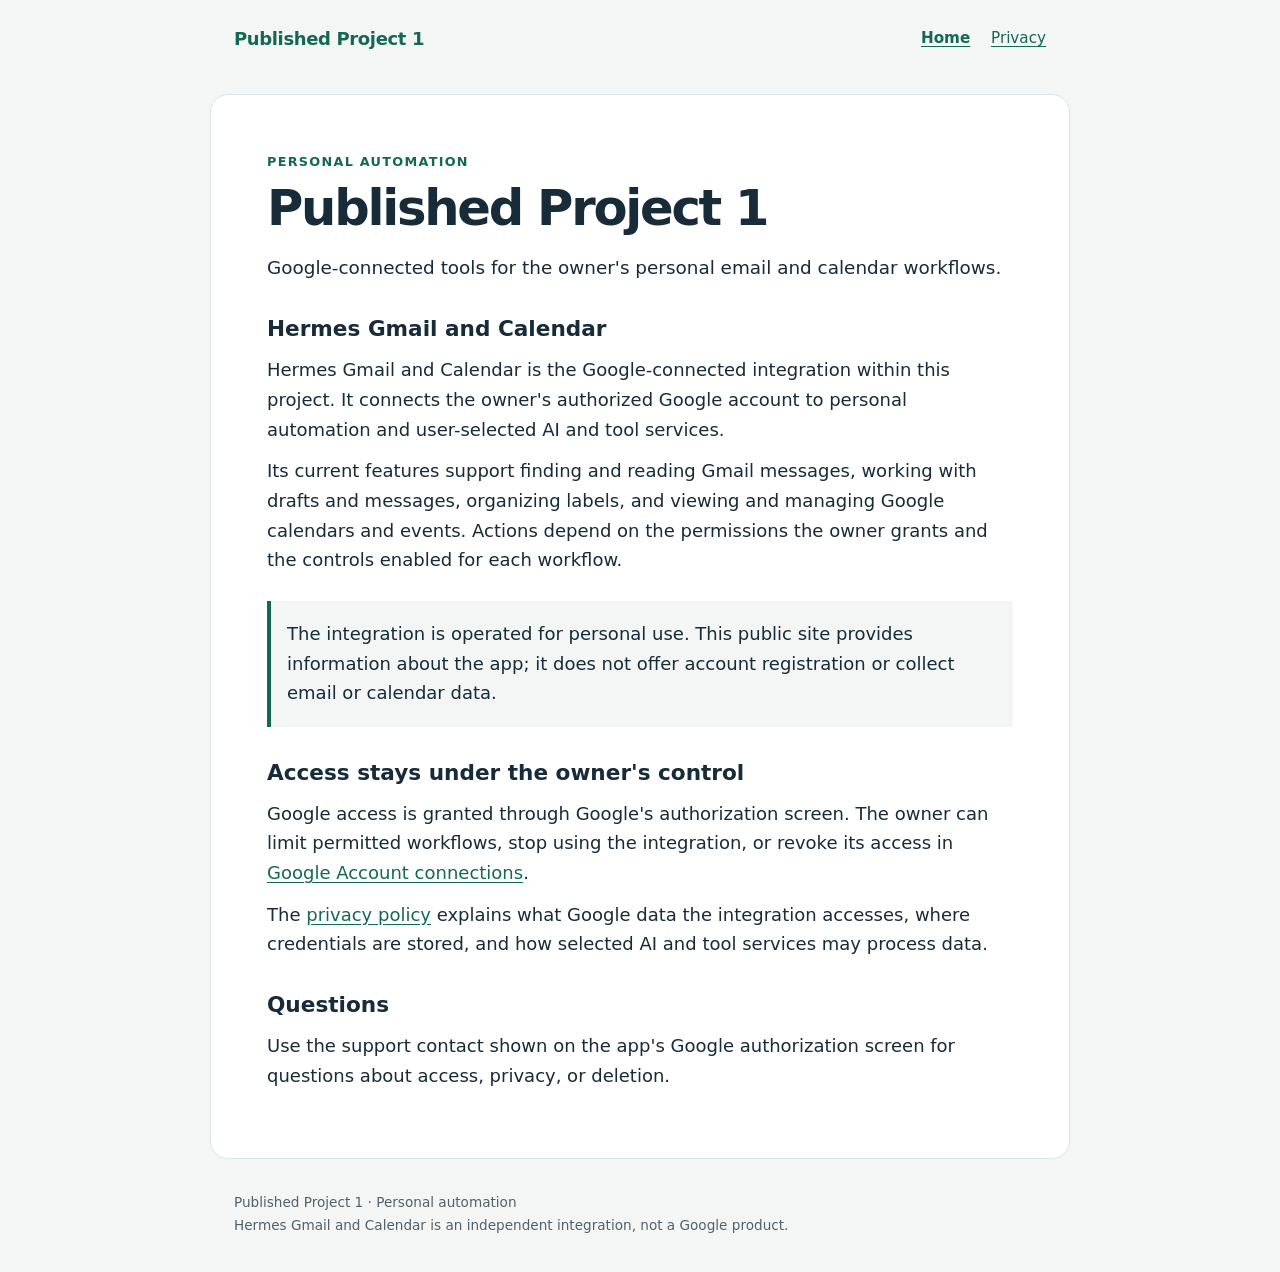
<file: index.html>
<!doctype html>
<html lang="en">
<head>
<meta charset="utf-8">
<meta name="viewport" content="width=device-width, initial-scale=1">
<meta name="description" content="Personal Gmail and Google Calendar automation, under the owner's control.">
<title>Personal Google-connected automation | Published Project 1</title>
<link rel="stylesheet" href="styles.css">
</head>
<body>
<a class="skip" href="#main">Skip to content</a>
<header>
<a class="brand" href="./">Published Project 1</a>
<nav aria-label="Main navigation"><a href="./" aria-current="page">Home</a><a href="privacy.html">Privacy</a></nav>
</header>
<main id="main">
<p class="eyebrow">Personal automation</p>
<h1>Published Project 1</h1>
<p class="lead">Google-connected tools for the owner's personal email and calendar workflows.</p>
<h2>Hermes Gmail and Calendar</h2>
<p>Hermes Gmail and Calendar is the Google-connected integration within this project. It connects the owner's authorized Google account to personal automation and user-selected AI and tool services.</p>
<p>Its current features support finding and reading Gmail messages, working with drafts and messages, organizing labels, and viewing and managing Google calendars and events. Actions depend on the permissions the owner grants and the controls enabled for each workflow.</p>
<div class="note"><p>The integration is operated for personal use. This public site provides information about the app; it does not offer account registration or collect email or calendar data.</p></div>
<h2>Access stays under the owner's control</h2>
<p>Google access is granted through Google's authorization screen. The owner can limit permitted workflows, stop using the integration, or revoke its access in <a href="https://myaccount.google.com/connections">Google Account connections</a>.</p>
<p>The <a href="privacy.html">privacy policy</a> explains what Google data the integration accesses, where credentials are stored, and how selected AI and tool services may process data.</p>
<h2>Questions</h2>
<p>Use the support contact shown on the app's Google authorization screen for questions about access, privacy, or deletion.</p>
</main>
<footer><p>Published Project 1 · Personal automation<br>Hermes Gmail and Calendar is an independent integration, not a Google product.</p></footer>
</body>
</html>
</file>
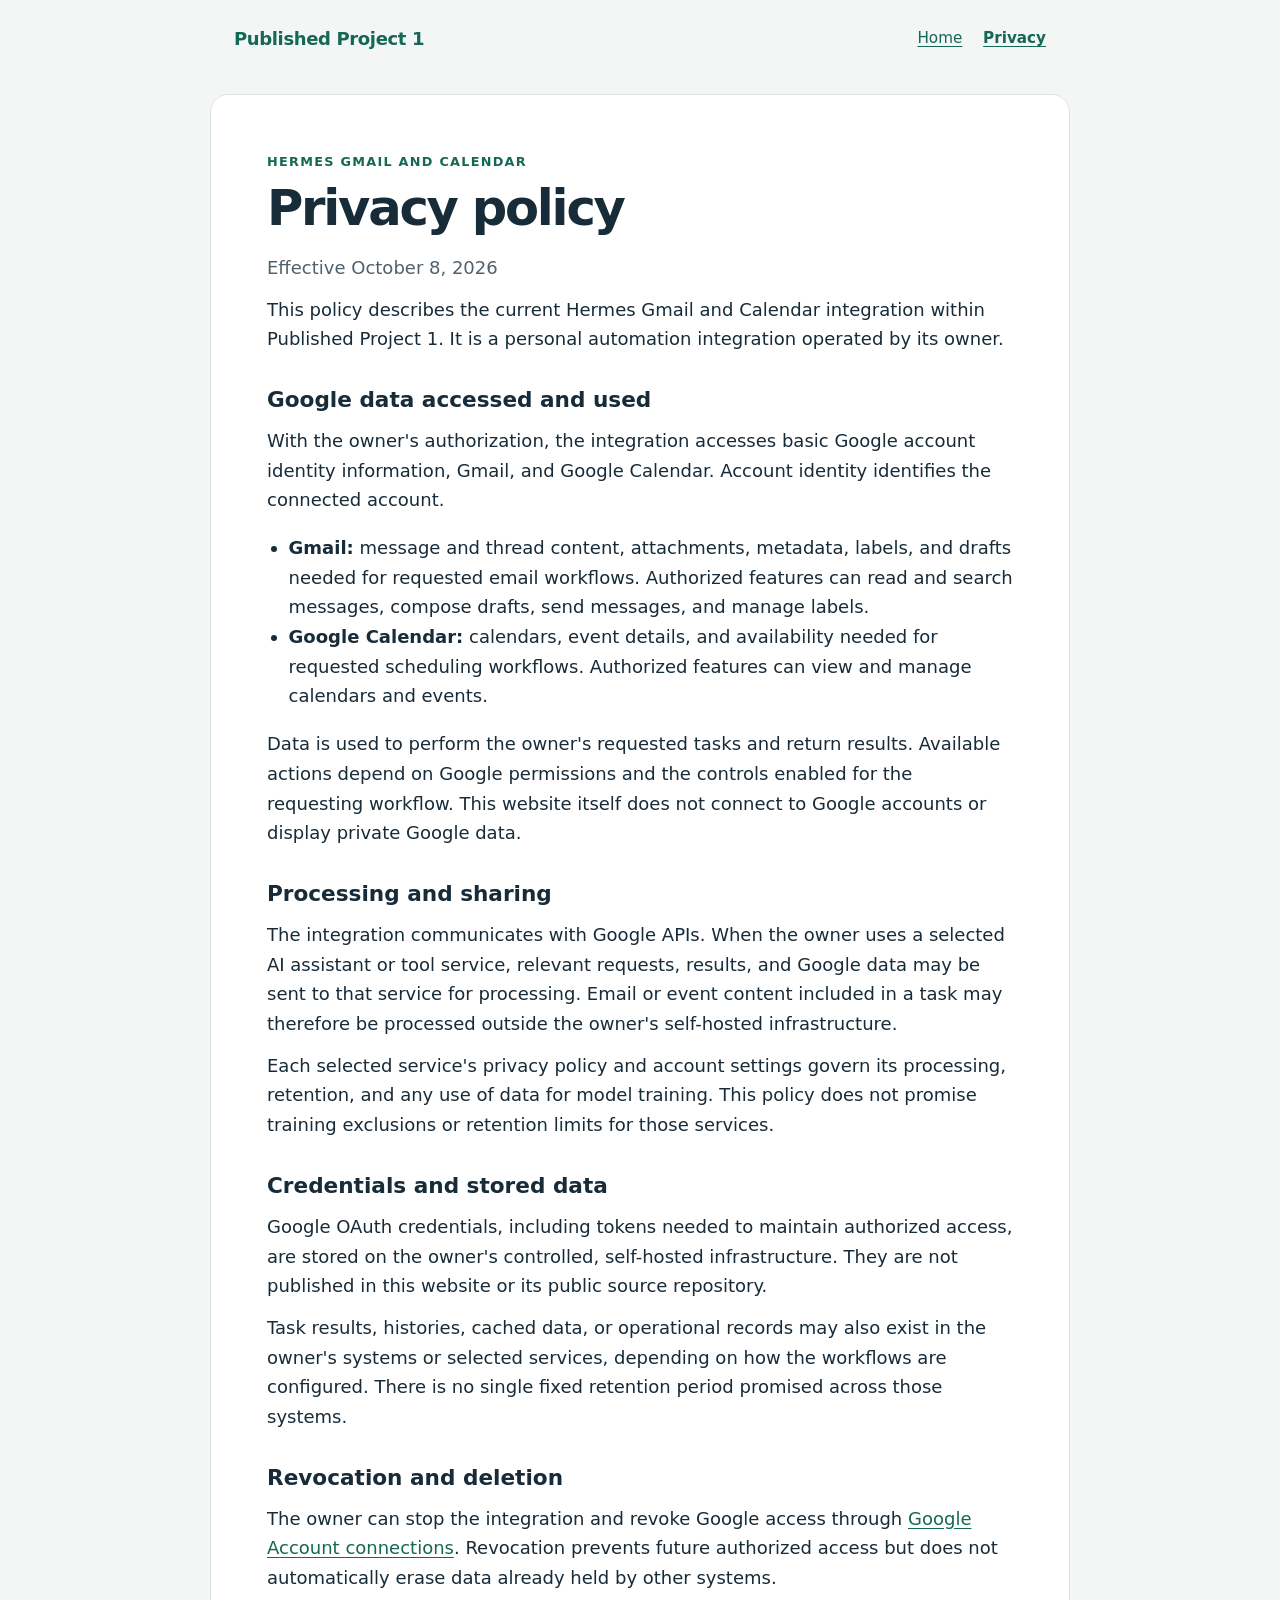
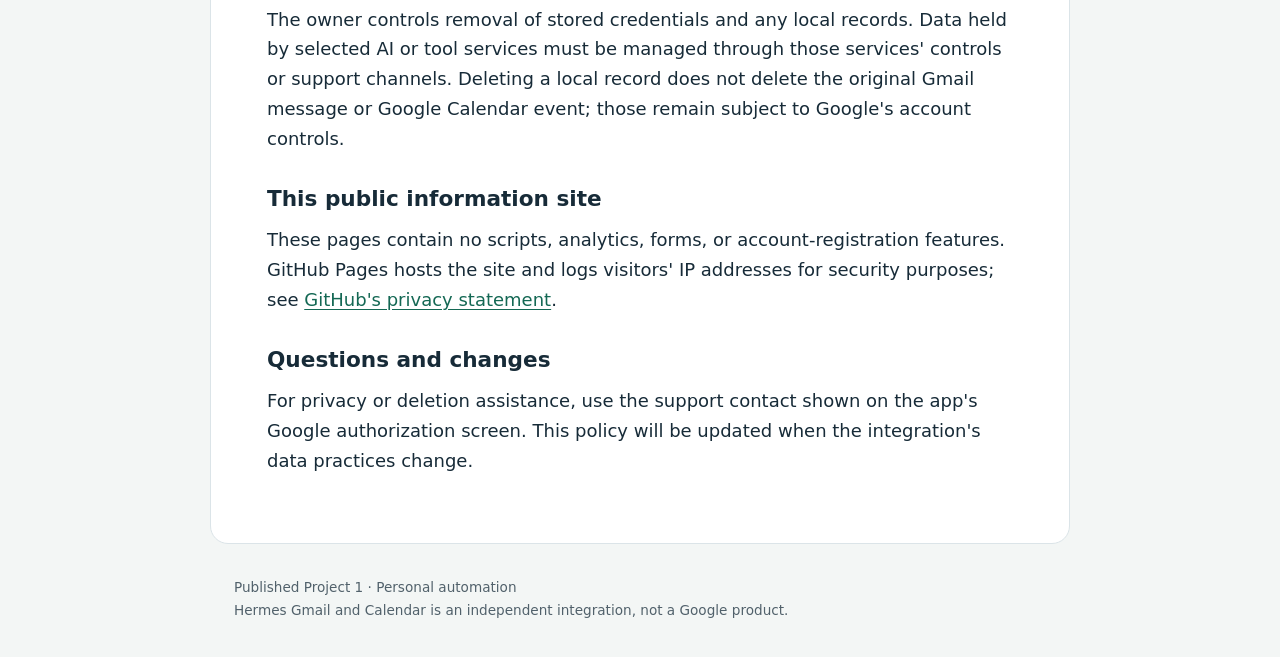
<file: privacy.html>
<!doctype html>
<html lang="en">
<head>
<meta charset="utf-8">
<meta name="viewport" content="width=device-width, initial-scale=1">
<meta name="description" content="How the Hermes Gmail and Calendar integration accesses, uses, stores, and shares Google data.">
<title>Privacy policy | Published Project 1</title>
<link rel="stylesheet" href="styles.css">
</head>
<body>
<a class="skip" href="#main">Skip to content</a>
<header>
<a class="brand" href="./">Published Project 1</a>
<nav aria-label="Main navigation"><a href="./">Home</a><a href="privacy.html" aria-current="page">Privacy</a></nav>
</header>
<main id="main">
<p class="eyebrow">Hermes Gmail and Calendar</p>
<h1>Privacy policy</h1>
<p class="muted">Effective October 8, 2026</p>
<p>This policy describes the current Hermes Gmail and Calendar integration within Published Project 1. It is a personal automation integration operated by its owner.</p>
<h2>Google data accessed and used</h2>
<p>With the owner's authorization, the integration accesses basic Google account identity information, Gmail, and Google Calendar. Account identity identifies the connected account.</p>
<ul>
<li><strong>Gmail:</strong> message and thread content, attachments, metadata, labels, and drafts needed for requested email workflows. Authorized features can read and search messages, compose drafts, send messages, and manage labels.</li>
<li><strong>Google Calendar:</strong> calendars, event details, and availability needed for requested scheduling workflows. Authorized features can view and manage calendars and events.</li>
</ul>
<p>Data is used to perform the owner's requested tasks and return results. Available actions depend on Google permissions and the controls enabled for the requesting workflow. This website itself does not connect to Google accounts or display private Google data.</p>
<h2>Processing and sharing</h2>
<p>The integration communicates with Google APIs. When the owner uses a selected AI assistant or tool service, relevant requests, results, and Google data may be sent to that service for processing. Email or event content included in a task may therefore be processed outside the owner's self-hosted infrastructure.</p>
<p>Each selected service's privacy policy and account settings govern its processing, retention, and any use of data for model training. This policy does not promise training exclusions or retention limits for those services.</p>
<h2>Credentials and stored data</h2>
<p>Google OAuth credentials, including tokens needed to maintain authorized access, are stored on the owner's controlled, self-hosted infrastructure. They are not published in this website or its public source repository.</p>
<p>Task results, histories, cached data, or operational records may also exist in the owner's systems or selected services, depending on how the workflows are configured. There is no single fixed retention period promised across those systems.</p>
<h2>Revocation and deletion</h2>
<p>The owner can stop the integration and revoke Google access through <a href="https://myaccount.google.com/connections">Google Account connections</a>. Revocation prevents future authorized access but does not automatically erase data already held by other systems.</p>
<p>The owner controls removal of stored credentials and any local records. Data held by selected AI or tool services must be managed through those services' controls or support channels. Deleting a local record does not delete the original Gmail message or Google Calendar event; those remain subject to Google's account controls.</p>
<h2>This public information site</h2>
<p>These pages contain no scripts, analytics, forms, or account-registration features. GitHub Pages hosts the site and logs visitors' IP addresses for security purposes; see <a href="https://docs.github.com/en/site-policy/privacy-policies/github-general-privacy-statement">GitHub's privacy statement</a>.</p>
<h2>Questions and changes</h2>
<p>For privacy or deletion assistance, use the support contact shown on the app's Google authorization screen. This policy will be updated when the integration's data practices change.</p>
</main>
<footer><p>Published Project 1 · Personal automation<br>Hermes Gmail and Calendar is an independent integration, not a Google product.</p></footer>
</body>
</html>
</file>
<file: styles.css>
:root{color-scheme:light;--ink:#172b38;--muted:#51616b;--line:#dbe4e8;--accent:#146854;--paper:#fff;--bg:#f3f6f5}
*{box-sizing:border-box}body{margin:0;background:var(--bg);color:var(--ink);font:18px/1.65 system-ui,-apple-system,BlinkMacSystemFont,"Segoe UI",sans-serif}
a{color:var(--accent);text-underline-offset:.18em}a:focus-visible{outline:3px solid var(--accent);outline-offset:5px;border-radius:2px}
.skip{position:absolute;left:1rem;top:-8rem;background:#fff;padding:.7rem}.skip:focus{top:1rem}
header,main,footer{max-width:860px;margin:auto;padding:1.5rem}header{display:flex;align-items:center;justify-content:space-between;gap:1rem;flex-wrap:wrap}
.brand{font-weight:750;letter-spacing:-.02em;text-decoration:none}nav{display:flex;gap:1.3rem;font-size:.95rem}nav a[aria-current]{font-weight:700}
main{background:var(--paper);border:1px solid var(--line);border-radius:18px;padding:clamp(1.5rem,5vw,3.5rem);margin:1rem auto 2rem}
.eyebrow{color:var(--accent);font-size:.8rem;letter-spacing:.1em;text-transform:uppercase;font-weight:700;margin:0 0 .5rem}
h1{font-size:clamp(2rem,5vw,3.1rem);letter-spacing:-.045em;line-height:1.15;margin:.5rem 0 1rem}h2{font-size:1.35rem;line-height:1.3;margin:2rem 0 .65rem}
p{margin:.75rem 0}ul{padding-left:1.35rem}.lead{font-size:1.15rem}.note{border-left:4px solid var(--accent);padding:.4rem 1rem;background:var(--bg);margin:1.6rem 0}
footer{color:var(--muted);font-size:.85rem;padding-top:0}.muted{color:var(--muted)}@media(max-width:900px){main{margin:0 1rem 1.5rem}}@media(prefers-reduced-motion:no-preference){a{transition:color .15s ease}}
</file>
